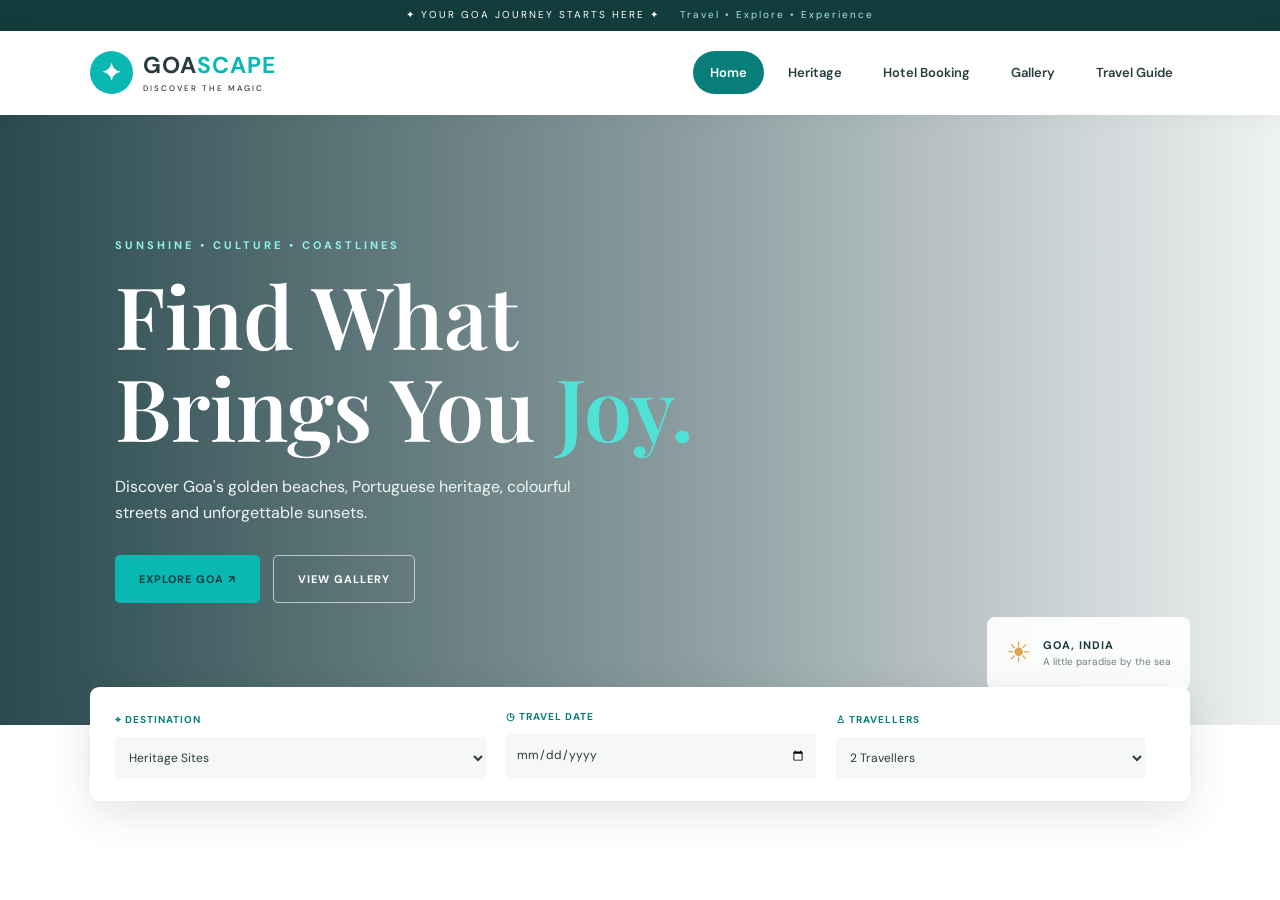
<file: index.html>
<!DOCTYPE html>
<html lang="en">
<head>
  <meta charset="UTF-8">
  <meta name="viewport" content="width=device-width, initial-scale=1.0">
  <title>GoaScape | Discover Goa</title>
  <link rel="stylesheet" href="style.css">
</head>
<body>

<div class="topbar">
  ✦ YOUR GOA JOURNEY STARTS HERE ✦
  <span>Travel • Explore • Experience</span>
</div>

<header class="navbar">
  <a href="index.html" class="logo">
    <span class="logo-icon">✦</span>
    <span>GOA<span class="teal">SCAPE</span>
      <small>DISCOVER THE MAGIC</small>
    </span>
  </a>

  <button class="menu-toggle" onclick="toggleMenu()">☰</button>

  <nav id="navLinks">
    <a class="active" href="index.html">Home</a>
    <a href="heritage.html">Heritage</a>
    <a href="hotel.html">Hotel Booking</a>
    <a href="gallery.html">Gallery</a>
    <a href="travel-tips.html">Travel Guide</a>
  </nav>
</header>

<main>
  <section class="hero">
    <div class="hero-overlay"></div>

    <div class="hero-content">
      <p class="eyebrow">SUNSHINE • CULTURE • COASTLINES</p>
      <h1>Find What<br>Brings You <span>Joy.</span></h1>
      <p class="hero-text">
        Discover Goa's golden beaches, Portuguese heritage,
        colourful streets and unforgettable sunsets.
      </p>
      <div class="hero-buttons">
        <a class="btn" href="heritage.html">EXPLORE GOA ↗</a>
        <a class="btn btn-outline" href="gallery.html">VIEW GALLERY</a>
      </div>
    </div>

    <div class="hero-note">
      <span>☀</span>
      <div><strong>GOA, INDIA</strong><small>A little paradise by the sea</small></div>
    </div>
  </section>

  <section class="search-section">
    <form class="search-box" id="destinationSearch">
      <label>
        <span>⌖ DESTINATION</span>
        <select id="destination">
          <option value="heritage.html">Heritage Sites</option>
          <option value="gallery.html">Beaches & Scenery</option>
          <option value="travel-tips.html">Travel Guide</option>
        </select>
      </label>
      <label>
        <span>◷ TRAVEL DATE</span>
        <input id="travelDate" type="date">
      </label>
      <label>
        <span>♙ TRAVELLERS</span>
        <select id="travellers">
          <option>1 Traveller</option>
          <option selected>2 Travellers</option>
          <option>3+
</file>
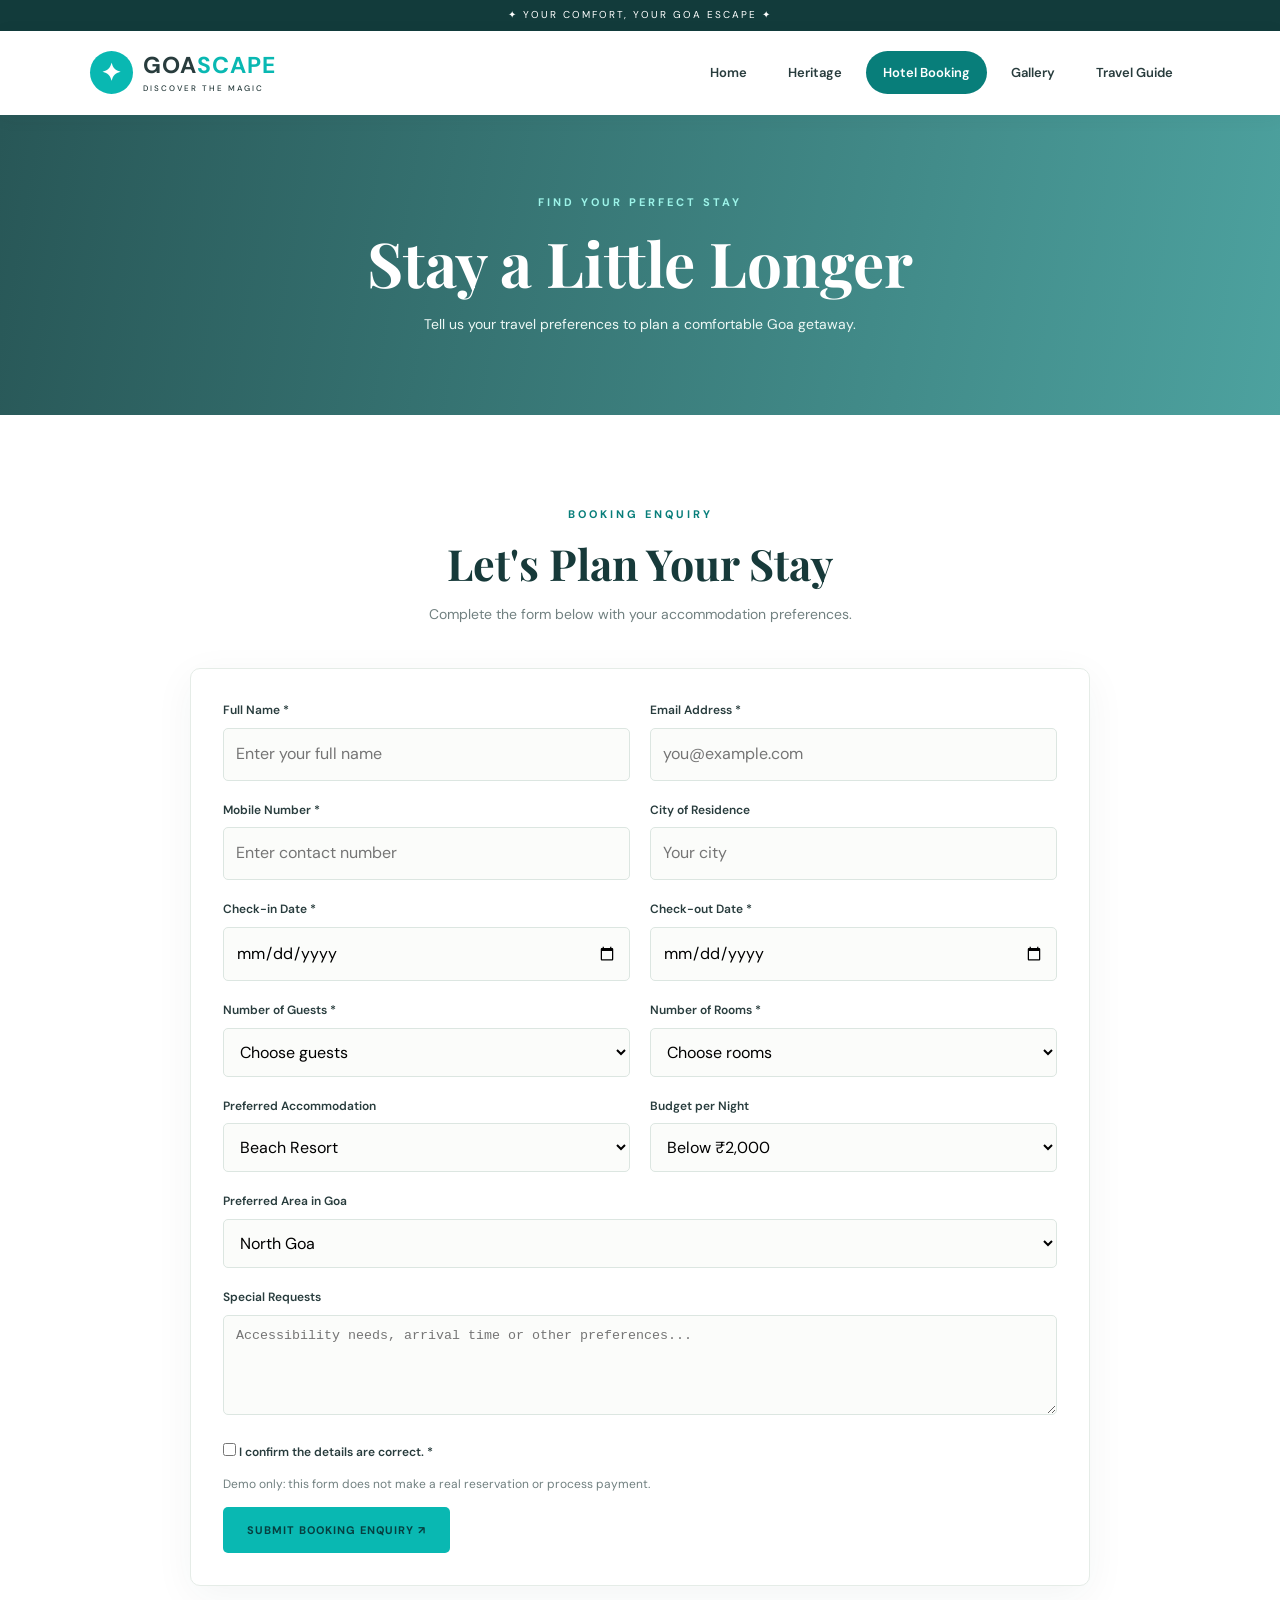
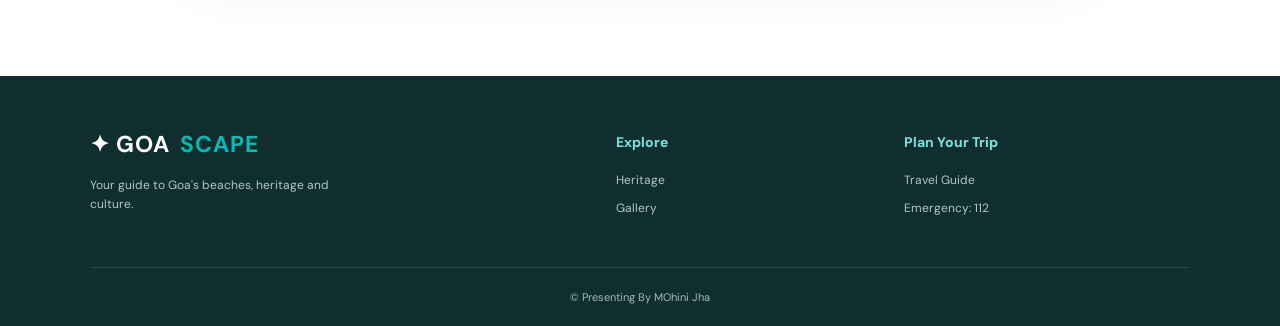
<file: hotel.html>
<!DOCTYPE html>
<html lang="en">
<head>
<meta charset="UTF-8">
<meta name="viewport" content="width=device-width, initial-scale=1.0">
<title>Hotel Booking | GoaScape</title>
<link rel="stylesheet" href="style.css">
</head>
<body>
<div class="topbar">✦ YOUR COMFORT, YOUR GOA ESCAPE ✦</div>
<header class="navbar">
<a href="index.html" class="logo"><span class="logo-icon">✦</span><span>GOA<span class="teal">SCAPE</span><small>DISCOVER THE MAGIC</small></span></a>
<button class="menu-toggle" onclick="toggleMenu()">☰</button>
<nav id="navLinks"><a href="index.html">Home</a><a href="heritage.html">Heritage</a><a href="hotel.html">Hotel Booking</a><a href="gallery.html">Gallery</a><a href="travel-tips.html">Travel Guide</a></nav>
</header>

<section class="page-banner">
<p class="eyebrow">FIND YOUR PERFECT STAY</p>
<h1>Stay a Little Longer</h1>
<p>Tell us your travel preferences to plan a comfortable Goa getaway.</p>
</section>

<section class="section">
<div class="section-heading">
<p class="eyebrow">BOOKING ENQUIRY</p>
<h2>Let's Plan Your Stay</h2>
<p>Complete the form below with your accommodation preferences.</p>
</div>

<div class="booking-wrap">
<form id="bookingForm">
<div class="form-grid">

<div class="form-field">
<label for="fullName">Full Name *</label>
<input id="fullName" name="fullName" type="text" required placeholder="Enter your full name">
</div>

<div class="form-field">
<label for="email">Email Address *</label>
<input id="email" name="email" type="email" required placeholder="you@example.com">
</div>

<div class="form-field">
<label for="phone">Mobile Number *</label>
<input id="phone" name="phone" type="tel" required pattern="[0-9 +()-]{10,16}" placeholder="Enter contact number">
</div>

<div class="form-field">
<label for="city">City of Residence</label>
<input id="city" name="city" type="text" placeholder="Your city">
</div>

<div class="form-field">
<label for="checkin">Check-in Date *</label>
<input id="checkin" name="checkin" type="date" required>
</div>

<div class="form-field">
<label for="checkout">Check-out Date *</label>
<input id="checkout" name="checkout" type="date" required>
</div>

<div class="form-field">
<label for="guests">Number of Guests *</label>
<select id="guests" name="guests" required>
<option value="">Choose guests</option>
<option>1 Guest</option><option>2 Guests</option>
<option>3 Guests</option><option>4 Guests</option>
<option>5+ Guests</option>
</select>
</div>

<div class="form-field">
<label for="rooms">Number of Rooms *</label>
<select id="rooms" name="rooms" required>
<option value="">Choose rooms</option>
<option>1 Room</option><option>2 Rooms</option>
<option>3 Rooms</option><option>4+ Rooms</option>
</select>
</div>

<div class="form-field">
<label for="hotelType">Preferred Accommodation</label>
<select id="hotelType" name="hotelType">
<option>Beach Resort</option><option>Luxury Hotel</option>
<option>Budget Hotel</option><option>Boutique Stay</option>
<option>Homestay / Villa</option>
</select>
</div>

<div class="form-field">
<label for="budget">Budget per Night</label>
<select id="budget" name="budget">
<option>Below ₹2,000</option><option>₹2,000–₹5,000</option>
<option>₹5,000–₹10,000</option><option>Above ₹10,000</option>
</select>
</div>

<div class="form-field full">
<label for="area">Preferred Area in Goa</label>
<select id="area" name="area">
<option>North Goa</option><option>South Goa</option>
<option>Panaji</option><option>Near Old Goa heritage sites</option>
<option>No preference</option>
</select>
</div>

<div class="form-field full">
<label for="requests">Special Requests</label>
<textarea id="requests" name="requests" placeholder="Accessibility needs, arrival time or other preferences..."></textarea>
</div>

<div class="form-field full">
<label><input type="checkbox" required style="width:auto"> I confirm the details are correct. *</label>
<p class="form-note">Demo only: this form does not make a real reservation or process payment.</p>
<button type="submit" class="btn">SUBMIT BOOKING ENQUIRY ↗</button>
</div>

</div>
</form>
<div id="bookingMessage" class="info-box" style="display:none;margin-top:20px"></div>
</div>
</section>

<footer class="footer">
<div class="footer-grid">
<div><a href="index.html" class="logo footer-logo">✦ GOA<span class="teal">SCAPE</span></a><p>Your guide to Goa's beaches, heritage and culture.</p></div>
<div><h3>Explore</h3><a href="heritage.html">Heritage</a><a href="gallery.html">Gallery</a></div>
<div><h3>Plan Your Trip</h3><a href="travel-tips.html">Travel Guide</a><p>Emergency: 112</p></div>
</div>
<div class="copyright">© Presenting By MOhini Jha</div>
</footer>
<script src="script.js"></script>
</body>
</html>
</file>
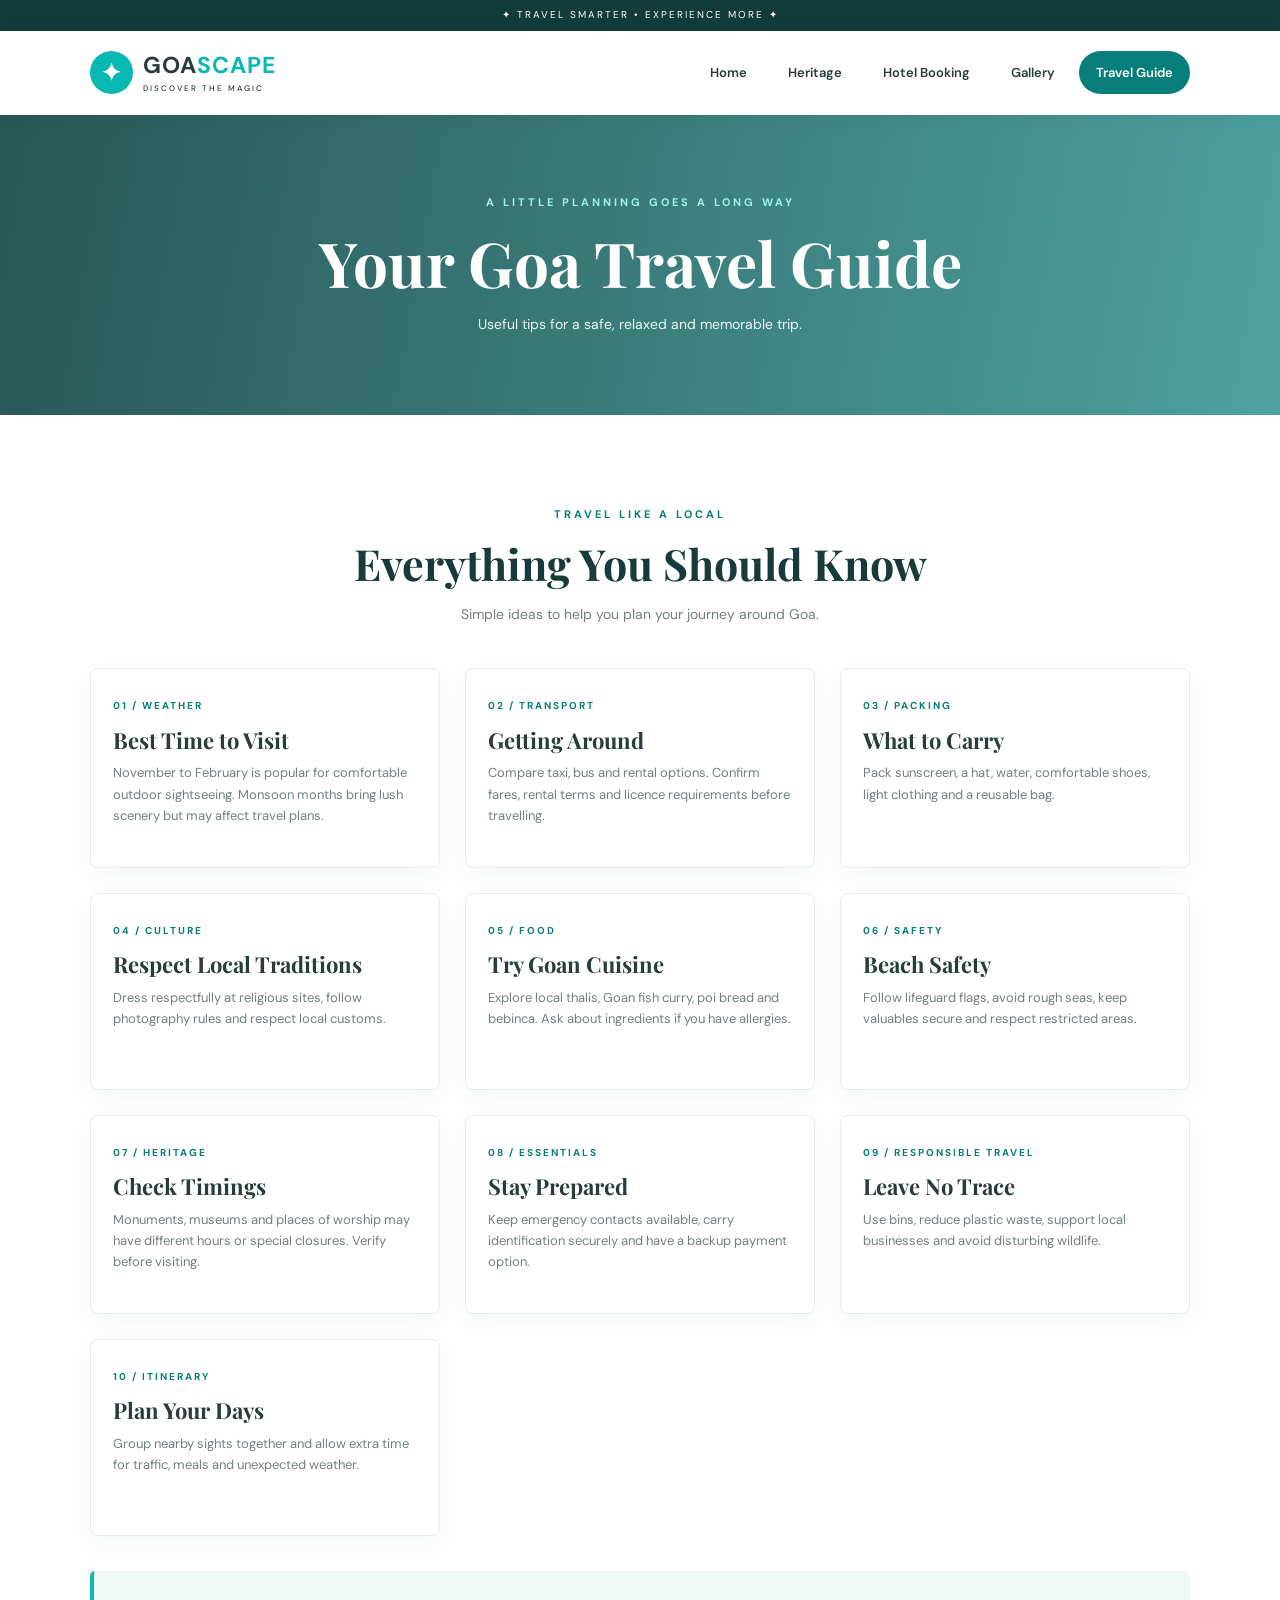
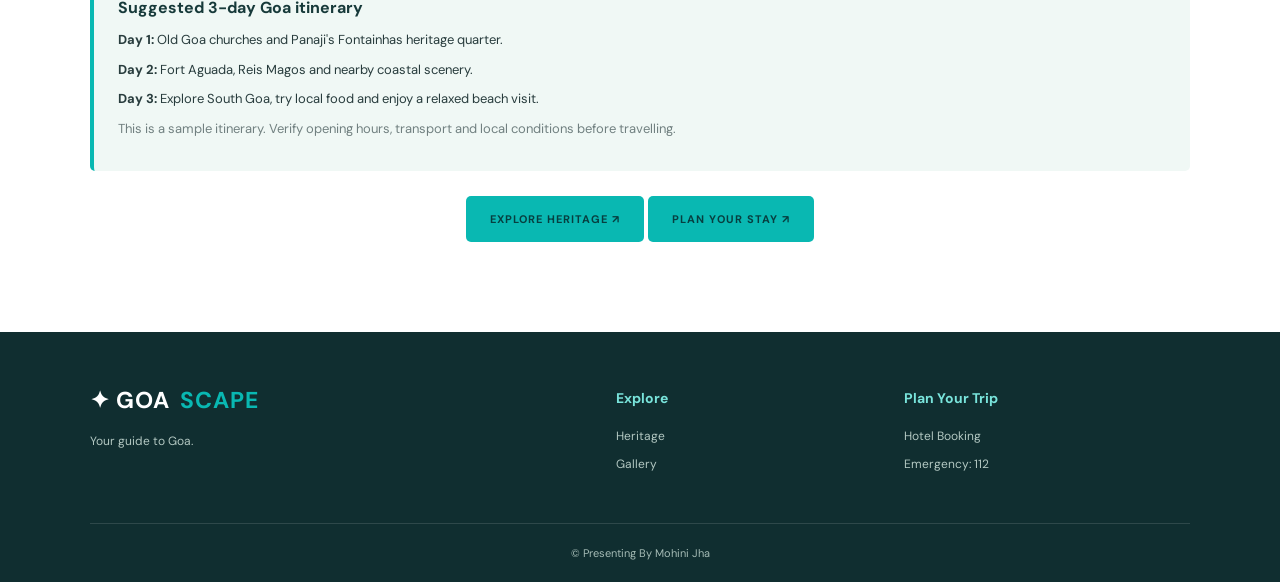
<file: travel-tips.html>
<!DOCTYPE html>
<html lang="en">
<head>
<meta charset="UTF-8">
<meta name="viewport" content="width=device-width, initial-scale=1.0">
<title>Travel Guide | GoaScape</title>
<link rel="stylesheet" href="style.css">
</head>
<body>
<div class="topbar">✦ TRAVEL SMARTER • EXPERIENCE MORE ✦</div>
<header class="navbar">
<a href="index.html" class="logo"><span class="logo-icon">✦</span><span>GOA<span class="teal">SCAPE</span><small>DISCOVER THE MAGIC</small></span></a>
<button class="menu-toggle" onclick="toggleMenu()">☰</button>
<nav id="navLinks"><a href="index.html">Home</a><a href="heritage.html">Heritage</a><a href="hotel.html">Hotel Booking</a><a href="gallery.html">Gallery</a><a href="travel-tips.html">Travel Guide</a></nav>
</header>
<section class="page-banner">
<p class="eyebrow">A LITTLE PLANNING GOES A LONG WAY</p>
<h1>Your Goa Travel Guide</h1>
<p>Useful tips for a safe, relaxed and memorable trip.</p>
</section>
<section class="section">
<div class="section-heading"><p class="eyebrow">TRAVEL LIKE A LOCAL</p><h2>Everything You Should Know</h2><p>Simple ideas to help you plan your journey around Goa.</p></div>
<div class="site-grid">
<article class="site-card"><div class="site-info"><span>01 / WEATHER</span><h3>Best Time to Visit</h3><p>November to February is popular for comfortable outdoor sightseeing. Monsoon months bring lush scenery but may affect travel plans.</p></div></article>
<article class="site-card"><div class="site-info"><span>02 / TRANSPORT</span><h3>Getting Around</h3><p>Compare taxi, bus and rental options. Confirm fares, rental terms and licence requirements before travelling.</p></div></article>
<article class="site-card"><div class="site-info"><span>03 / PACKING</span><h3>What to Carry</h3><p>Pack sunscreen, a hat, water, comfortable shoes, light clothing and a reusable bag.</p></div></article>
<article class="site-card"><div class="site-info"><span>04 / CULTURE</span><h3>Respect Local Traditions</h3><p>Dress respectfully at religious sites, follow photography rules and respect local customs.</p></div></article>
<article class="site-card"><div class="site-info"><span>05 / FOOD</span><h3>Try Goan Cuisine</h3><p>Explore local thalis, Goan fish curry, poi bread and bebinca. Ask about ingredients if you have allergies.</p></div></article>
<article class="site-card"><div class="site-info"><span>06 / SAFETY</span><h3>Beach Safety</h3><p>Follow lifeguard flags, avoid rough seas, keep valuables secure and respect restricted areas.</p></div></article>
<article class="site-card"><div class="site-info"><span>07 / HERITAGE</span><h3>Check Timings</h3><p>Monuments, museums and places of worship may have different hours or special closures. Verify before visiting.</p></div></article>
<article class="site-card"><div class="site-info"><span>08 / ESSENTIALS</span><h3>Stay Prepared</h3><p>Keep emergency contacts available, carry identification securely and have a backup payment option.</p></div></article>
<article class="site-card"><div class="site-info"><span>09 / RESPONSIBLE TRAVEL</span><h3>Leave No Trace</h3><p>Use bins, reduce plastic waste, support local businesses and avoid disturbing wildlife.</p></div></article>
<article class="site-card"><div class="site-info"><span>10 / ITINERARY</span><h3>Plan Your Days</h3><p>Group nearby sights together and allow extra time for traffic, meals and unexpected weather.</p></div></article>
</div>

<div class="info-box" style="margin-top:35px">
<strong>Suggested 3-day Goa itinerary</strong>
<p><b>Day 1:</b> Old Goa churches and Panaji's Fontainhas heritage quarter.</p>
<p><b>Day 2:</b> Fort Aguada, Reis Magos and nearby coastal scenery.</p>
<p><b>Day 3:</b> Explore South Goa, try local food and enjoy a relaxed beach visit.</p>
<p class="form-note">This is a sample itinerary. Verify opening hours, transport and local conditions before travelling.</p>
</div>
<div class="center" style="margin-top:25px"><a href="heritage.html" class="btn">EXPLORE HERITAGE ↗</a> <a href="hotel.html" class="btn">PLAN YOUR STAY ↗</a></div>
</section>
<footer class="footer"><div class="footer-grid"><div><a href="index.html" class="logo footer-logo">✦ GOA<span class="teal">SCAPE</span></a><p>Your guide to Goa.</p></div><div><h3>Explore</h3><a href="heritage.html">Heritage</a><a href="gallery.html">Gallery</a></div><div><h3>Plan Your Trip</h3><a href="hotel.html">Hotel Booking</a><p>Emergency: 112</p></div></div><div class="copyright">© Presenting By Mohini Jha</div></footer>
<script src="script.js"></script>
</body>
</html>
</file>
<file: style.css>
@import url('https://fonts.googleapis.com/css2?family=DM+Sans:wght@400;500;600;700&family=Playfair+Display:wght@500;600;700&display=swap');

:root {
  --teal: #09b8b2;
  --dark-teal: #087e7a;
  --navy: #173a3a;
  --cream: #f7f8f4;
  --text: #283c3d;
  --muted: #718080;
}

* {
  margin: 0;
  padding: 0;
  box-sizing: border-box;
}

html {
  scroll-behavior: smooth;
}

body {
  font-family: 'DM Sans', sans-serif;
  color: var(--text);
  background: #fff;
  line-height: 1.65;
}

a {
  text-decoration: none;
  color: inherit;
}

button, input, select {
  font: inherit;
}

img {
  display: block;
  width: 100%;
  object-fit: cover;
}

.topbar {
  background: #123b3b;
  color: #fff;
  text-align: center;
  padding: 7px 15px;
  font-size: 10px;
  letter-spacing: 2px;
}

.topbar span {
  margin-left: 15px;
  color: #a7e9e3;
}

.navbar {
  min-height: 84px;
  padding: 12px 7%;
  display: flex;
  align-items: center;
  justify-content: space-between;
  gap: 25px;
  background: white;
  position: sticky;
  top: 0;
  z-index: 100;
  box-shadow: 0 3px 18px #173a3a0d;
}

.logo {
  display: flex;
  align-items: center;
  gap: 10px;
  font-weight: 700;
  font-size: 23px;
  line-height: 1.15;
  letter-spacing: 1px;
  flex-shrink: 0;
}

.logo-icon {
  width: 43px;
  height: 43px;
  background: var(--teal);
  color: white;
  border-radius: 50%;
  display: grid;
  place-items: center;
  font-size: 24px;
}

.teal {
  color: var(--teal);
}

.logo small {
  display: block;
  font-size: 8px;
  letter-spacing: 2px;
  font-weight: 500;
  margin-top: 5px;
}

.navbar nav {
  display: flex;
  align-items: center;
  gap: 7px;
}

.navbar nav a {
  padding: 11px 17px;
  border-radius: 30px;
  font-size: 13px;
  font-weight: 600;
  transition: .25s;
}

.navbar nav a:hover,
.navbar nav a.active {
  color: white;
  background: var(--dark-teal);
}

.menu-toggle {
  display: none;
  background: var(--teal);
  color: white;
  border: 0;
  border-radius: 8px;
  padding: 9px 12px;
  cursor: pointer;
}

.hero {
  min-height: 610px;
  position: relative;
  display: flex;
  align-items: center;
  padding: 70px 9%;
  color: white;
  background: url('https://images.unsplash.com/photo-1512343879784-a960bf40e7f2?auto=format&fit=crop&w=2000&q=90') center 48% / cover no-repeat;
}

.hero-overlay {
  position: absolute;
  inset: 0;
  background: linear-gradient(90deg, #082d32dc 0%, #082d3278 53%, #082d3210 100%);
}

.hero-content {
  max-width: 650px;
  position: relative;
  z-index: 1;
}

.eyebrow {
  color: var(--dark-teal);
  font-size: 11px;
  font-weight: 700;
  letter-spacing: 3px;
  margin-bottom: 15px;
}

.hero .eyebrow {
  color: #91f2e8;
}

.hero h1 {
  font-family: 'Playfair Display', serif;
  font-size: clamp(48px, 7vw, 86px);
  line-height: 1.06;
  margin-bottom: 22px;
  font-weight: 600;
}

.hero h1 span {
  color: #50e1d6;
}

.hero-text {
  max-width: 480px;
  font-size: 16px;
  color: #f0f6f3;
  margin-bottom: 28px;
}

.hero-buttons {
  display: flex;
  flex-wrap: wrap;
  gap: 13px;
}

.btn {
  display: inline-flex;
  justify-content: center;
  align-items: center;
  gap: 9px;
  padding: 14px 24px;
  border: 0;
  border-radius: 5px;
  background: var(--teal);
  color: #073f40;
  font-size: 11px;
  font-weight: 700;
  letter-spacing: 1px;
  cursor: pointer;
  transition: .25s;
}

.btn:hover {
  background: #62e1d8;
  transform: translateY(-2px);
}

.btn-outline {
  background: transparent;
  border: 1px solid #ffffff9c;
  color: white;
}

.btn-outline:hover {
  color: var(--navy);
}

.hero-note {
  position: absolute;
  z-index: 2;
  right: 7%;
  bottom: 35px;
  display: flex;
  align-items: center;
  gap: 12px;
  background: #ffffffed;
  color: var(--navy);
  padding: 13px 19px;
  border-radius: 8px;
}

.hero-note > span {
  color: #dba64b;
  font-size: 28px;
}

.hero-note strong,
.hero-note small {
  display: block;
}

.hero-note strong {
  font-size: 11px;
  letter-spacing: 1px;
}

.hero-note small {
  font-size: 10px;
  color: var(--muted);
}

.search-section {
  padding: 0 7%;
  position: relative;
  z-index: 5;
  margin-top: -38px;
}

.search-box {
  background: white;
  box-shadow: 0 12px 40px #102f3020;
  padding: 22px 25px;
  display: grid;
  grid-template-columns: 1.2fr 1fr 1fr auto;
  gap: 20px;
  align-items: end;
  border-radius: 9px;
}

.search-box label {
  display: block;
  min-width: 0;
}

.search-box label > span {
  display: block;
  color: var(--dark-teal);
  font-size: 10px;
  font-weight: 700;
  letter-spacing: 1px;
  margin-bottom: 8px;
}

.search-box input,
.search-box select {
  width: 100%;
  min-width: 0;
  border: 0;
  outline: 0;
  background: #f5f8f6;
  border-radius: 4px;
  padding: 12px 10px;
  color: var(--text);
  font-size: 12px;
}

.search-btn {
  min-height: 43px;
  white-space: nowrap;
}

.section {
  padding: 90px 7%;
}

.section-heading {
  text-align: center;
  max-width: 650px;
  margin: 0 auto 42px;
}

.section-heading h2,
.experience-content h2,
.cta-banner h2 {
  font-family: 'Playfair Display', serif;
  font-size: clamp(30px, 4vw, 43px);
  line-height: 1.2;
  color: var(--navy);
  margin-bottom: 14px;
}

.section-heading > p:last-child {
  font-size: 14px;
  color: var(--muted);
}

.destination-grid {
  display: grid;
  grid-template-columns: 1.25fr 1fr 1fr;
  gap: 22px;
}

.destination-card {
  min-height: 300px;
  height: 330px;
  border-radius: 8px;
  overflow: hidden;
  position: relative;
  color: white;
  background: #e5eeea;
}

.destination-card.tall {
  height: 400px;
  grid-row: span 2;
}

.destination-card img {
  height: 100%;
  transition: transform .6s;
}

.destination-card:hover img {
  transform: scale(1.07);
}

.destination-card::after {
  content: '';
  position: absolute;
  inset: 0;
  background: linear-gradient(0deg, #092d30dc, transparent 70%);
}

.card-overlay {
  position: absolute;
  z-index: 2;
  bottom: 23px;
  left: 23px;
  right: 18px;
}

.card-overlay span,
.popular-card span {
  color: #8df3e8;
  font-size: 10px;
  font-weight: 700;
  letter-spacing: 2px;
}

.card-overlay h3 {
  font-family: 'Playfair Display', serif;
  font-size: 28px;
  margin: 5px 0;
}

.card-overlay p {
  font-size: 12px;
  color: #e7efed;
}

.experience-section {
  display: grid;
  grid-template-columns: 1fr 1fr;
  gap: 7%;
  align-items: center;
  padding: 75px 9%;
  background: #f4f8f4;
}

.experience-image {
  height: 450px;
  overflow: hidden;
  border-radius: 8px;
  position: relative;
}

.experience-image::after {
  content: '';
  position: absolute;
  inset: 15px -15px -15px 15px;
  border: 2px solid var(--teal);
  border-radius: 8px;
  pointer-events: none;
}

.experience-image img {
  height: 100%;
}

.experience-content > p:not(.eyebrow) {
  color: var(--muted);
  font-size: 14px;
  margin-bottom: 24px;
}

.mini-features {
  display: grid;
  grid-template-columns: 1fr 1fr;
  gap: 20px;
  margin-bottom: 28px;
}

.mini-features div {
  display: flex;
  align-items: center;
  gap: 10px;
  font-size: 12px;
}

.mini-features span {
  font-size: 24px;
}

.popular-grid {
  display: grid;
  grid-template-columns: repeat(3, 1fr);
  gap: 23px;
  margin-bottom: 35px;
}

.popular-card {
  background: white;
  border-radius: 7px;
  overflow: hidden;
  box-shadow: 0 5px 22px #193c3c12;
  border: 1px solid #e8eeeb;
}

.popular-card img {
  height: 220px;
}

.popular-card > div {
  padding: 22px;
}

.popular-card span {
  color: var(--dark-teal);
}

.popular-card h3 {
  font-family: 'Playfair Display', serif;
  font-size: 21px;
  margin: 8px 0 12px;
}

.popular-card a {
  color: var(--dark-teal);
  font-size: 12px;
  font-weight: 700;
}

.center {
  text-align: center;
}

.cta-banner {
  padding: 60px 9%;
  background: linear-gradient(100deg, #075d5a, #11b9af);
  color: white;
  display: flex;
  align-items: center;
  justify-content: space-between;
  gap: 25px;
}

.cta-banner .eyebrow,
.cta-banner h2,
.cta-banner p {
  color: white;
}

.cta-banner h2 {
  margin-bottom: 8px;
}

.cta-banner p:last-child {
  font-size: 14px;
}

.btn-light {
  background: white;
  color: var(--dark-teal);
  flex-shrink: 0;
}

.footer {
  background: #102e30;
  color: #e1ece8;
  padding: 55px 7% 0;
}

.footer-grid {
  display: grid;
  grid-template-columns: 2fr 1fr 1.2fr;
  gap: 50px;
  padding-bottom: 40px;
}

.footer-logo {
  color: white;
  display: inline-flex;
  margin-bottom: 18px;
}

.footer-grid p {
  font-size: 12px;
  color: #b3c8c2;
  max-width: 280px;
}

.footer-grid h3 {
  font-size: 14px;
  margin-bottom: 17px;
  color: #79e4db;
}

.footer-grid > div > a:not(.logo) {
  display: block;
  font-size: 12px;
  color: #b3c8c2;
  margin-bottom: 8px;
}

.footer-grid > div > a:hover {
  color: white;
}

.copyright {
  border-top: 1px solid #ffffff20;
  padding: 20px 0;
  text-align: center;
  color: #a5bbb5;
  font-size: 11px;
}

#backToTop {
  display: none;
  position: fixed;
  bottom: 25px;
  right: 25px;
  width: 43px;
  height: 43px;
  border: none;
  border-radius: 50%;
  background: var(--teal);
  color: #063d3b;
  font-size: 22px;
  cursor: pointer;
  z-index: 99;
}

@media (max-width: 950px) {
  .navbar {
    padding: 14px 5%;
  }

  .navbar nav {
    gap: 0;
  }

  .navbar nav a {
    padding: 10px;
    font-size: 12px;
  }

  .search-box {
    grid-template-columns: 1fr 1fr;
  }

  .destination-grid {
    grid-template-columns: 1fr 1fr;
  }

  .destination-card.tall {
    height: 330px;
    grid-row: auto;
  }
}

@media (max-width: 650px) {
  .topbar span {
    display: none;
  }

  .navbar {
    min-height: 72px;
    flex-wrap: wrap;
  }

  .logo {
    font-size: 20px;
  }

  .logo-icon {
    width: 37px;
    height: 37px;
  }

  .menu-toggle {
    display: block;
  }

  .navbar nav {
    display: none;
    flex-direction: column;
    align-items: stretch;
    width: 100%;
    padding: 5px 0 10px;
  }

  .navbar nav.show {
    display: flex;
  }

  .navbar nav a {
    padding: 12px 15px;
  }

  .hero {
    min-height: 570px;
    padding: 65px 7%;
    background-position: center;
  }

  .hero h1 {
    font-size: 53px;
  }

  .hero-text {
    font-size: 14px;
  }

  .hero-note {
    right: 7%;
    bottom: 18px;
  }

  .search-section {
    padding: 0 5%;
    margin-top: 20px;
  }

  .search-box {
    grid-template-columns: 1fr;
    gap: 16px;
    padding: 20px;
  }

  .section {
    padding: 65px 6%;
  }

  .destination-grid,
  .popular-grid,
  .experience-section {
    grid-template-columns: 1fr;
  }

  .destination-card,
  .destination-card.tall {
    height: 330px;
  }

  .experience-section {
    padding: 55px 7%;
    gap: 35px;
  }

  .experience-image {
    height: 320px;
  }

  .experience-image::after {
    inset: 10px -8px -8px 8px;
  }

  .popular-card img {
    height: 240px;
  }

  .cta-banner {
    padding: 45px 7%;
    flex-direction: column;
    align-items: flex-start;
  }

  .footer-grid {
    grid-template-columns: 1fr 1fr;
    gap: 30px;
  }

  .footer-grid > div:first-child {
    grid-column: 1 / -1;
  }
}

/* Inner page layouts */
.page-banner {
  min-height: 300px;
  padding: 75px 7%;
  display: flex;
  flex-direction: column;
  justify-content: center;
  align-items: center;
  text-align: center;
  color: white;
  background:
    linear-gradient(100deg, #073d3ddd, #087e7ab8),
    url('https://images.unsplash.com/photo-1512343879784-a960bf40e7f2?auto=format&fit=crop&w=1800&q=85') center / cover;
}

.page-banner .eyebrow {
  color: #9df4e9;
}

.page-banner h1 {
  font-family: 'Playfair Display', serif;
  font-size: clamp(38px, 6vw, 62px);
  line-height: 1.2;
  margin-bottom: 12px;
}

.page-banner > p:last-child {
  max-width: 650px;
  font-size: 14px;
  color: #edf8f5;
}

.site-grid {
  display: grid;
  grid-template-columns: repeat(3, minmax(0, 1fr));
  gap: 25px;
}

.site-card {
  border: 1px solid #e7eeea;
  border-radius: 8px;
  overflow: hidden;
  background: white;
  box-shadow: 0 8px 25px #153e3e0b;
  transition: transform .25s, box-shadow .25s;
}

.site-card:hover {
  transform: translateY(-5px);
  box-shadow: 0 14px 35px #153e3e18;
}

.site-card > img {
  height: 220px;
  transition: transform .5s;
}

.site-card:hover > img {
  transform: scale(1.04);
}

.site-info {
  padding: 22px;
}

.site-info > span {
  color: var(--dark-teal);
  font-size: 10px;
  font-weight: 700;
  letter-spacing: 2px;
}

.site-info h3 {
  font-family: 'Playfair Display', serif;
  font-size: 22px;
  line-height: 1.3;
  margin: 8px 0;
}

.site-info p {
  color: var(--muted);
  font-size: 13px;
  min-height: 62px;
  margin-bottom: 18px;
}

.site-info .btn {
  padding: 12px 15px;
  font-size: 10px;
}

.detail-layout {
  display: grid;
  grid-template-columns: 1.35fr 1fr;
  gap: 45px;
  align-items: start;
}

.detail-image {
  height: 440px;
  border-radius: 9px;
  overflow: hidden;
}

.detail-image img {
  height: 100%;
}

.detail-copy h2 {
  font-family: 'Playfair Display', serif;
  font-size: 31px;
  line-height: 1.25;
  margin-bottom: 16px;
  color: var(--navy);
}

.detail-copy p {
  color: var(--muted);
  font-size: 14px;
  margin-bottom: 16px;
}

.info-box {
  padding: 24px;
  background: #f0f8f5;
  border-left: 4px solid var(--teal);
  border-radius: 5px;
}

.info-box p {
  margin: 8px 0;
  font-size: 13px;
}

.info-box strong {
  color: var(--navy);
}

.booking-wrap {
  max-width: 900px;
  margin: 0 auto;
  padding: 32px;
  border: 1px solid #e5ece7;
  box-shadow: 0 10px 40px #153e3e0d;
  border-radius: 10px;
  background: white;
}

.form-grid {
  display: grid;
  grid-template-columns: 1fr 1fr;
  gap: 20px;
}

.form-field label {
  display: block;
  margin-bottom: 7px;
  font-weight: 600;
  font-size: 12px;
}

.form-field input,
.form-field select,
.form-field textarea {
  width: 100%;
  padding: 12px;
  border: 1px solid #dce6e1;
  background: #fbfcfa;
  border-radius: 5px;
  outline-color: var(--teal);
}

.form-field textarea {
  min-height: 100px;
  resize: vertical;
}

.form-field.full {
  grid-column: 1 / -1;
}

.form-note {
  font-size: 12px;
  color: var(--muted);
  margin: 12px 0;
}

.gallery-grid {
  display: grid;
  grid-template-columns: repeat(4, minmax(0, 1fr));
  grid-auto-rows: 210px;
  gap: 14px;
}

.gallery-item {
  position: relative;
  overflow: hidden;
  border-radius: 7px;
  background: #e4eeea;
}

.gallery-item:nth-child(5n + 1) {
  grid-row: span 2;
}

.gallery-item img {
  height: 100%;
  transition: transform .5s;
}

.gallery-item:hover img {
  transform: scale(1.08);
}

.gallery-item span {
  position: absolute;
  bottom: 0;
  left: 0;
  right: 0;
  padding: 35px 13px 13px;
  color: white;
  font-size: 13px;
  font-weight: 700;
  background: linear-gradient(transparent, #092d30c9);
}

@media (max-width: 800px) {
  .site-grid {
    grid-template-columns: repeat(2, minmax(0, 1fr));
  }

  .detail-layout {
    grid-template-columns: 1fr;
  }

  .gallery-grid {
    grid-template-columns: repeat(2, minmax(0, 1fr));
  }
}

@media (max-width: 520px) {
  .site-grid,
  .form-grid {
    grid-template-columns: 1fr;
  }

  .form-field.full {
    grid-column: auto;
  }

  .booking-wrap {
    padding: 20px;
  }

  .detail-image {
    height: 280px;
  }

  .gallery-grid {
    grid-auto-rows: 170px;
  }
}

/* Fixed Footer & Interactive Elements Styles */
.footer-column {
    display: flex;
    flex-direction: column;
    align-items: flex-start;
    gap: 12px;
}

.footer-column h3 {
    color: #35d6c5;
    margin-bottom: 8px;
}

.footer-column a {
    color: #ffffff !important;
    text-decoration: none !important;
    transition: 0.3s ease;
    cursor: pointer !important;
    display: inline-block !important;
    position: relative;
    z-index: 10;
}

.footer-column a:hover {
    color: #35d6c5 !important;
    transform: translateX(5px);
}

.footer-column .emergency-link {
    color: #ffb4a9 !important;
    font-weight: 700;
    margin-top: 8px;
}

.footer-grid a {
    cursor: pointer !important;
    position: relative;
    z-index: 10;
}

/* Fix for Rich Heritage clickable feature card */
.experience-content .mini-features a {
    display: flex !important;
    align-items: center !important;
    gap: 10px !important;
    color: inherit !important;
    text-decoration: none !important;
    cursor: pointer !important;
    transition: 0.25s ease;
}

.experience-content .mini-features a:hover {
    color: var(--teal) !important;
    transform: translateX(3px);
}
</file>
